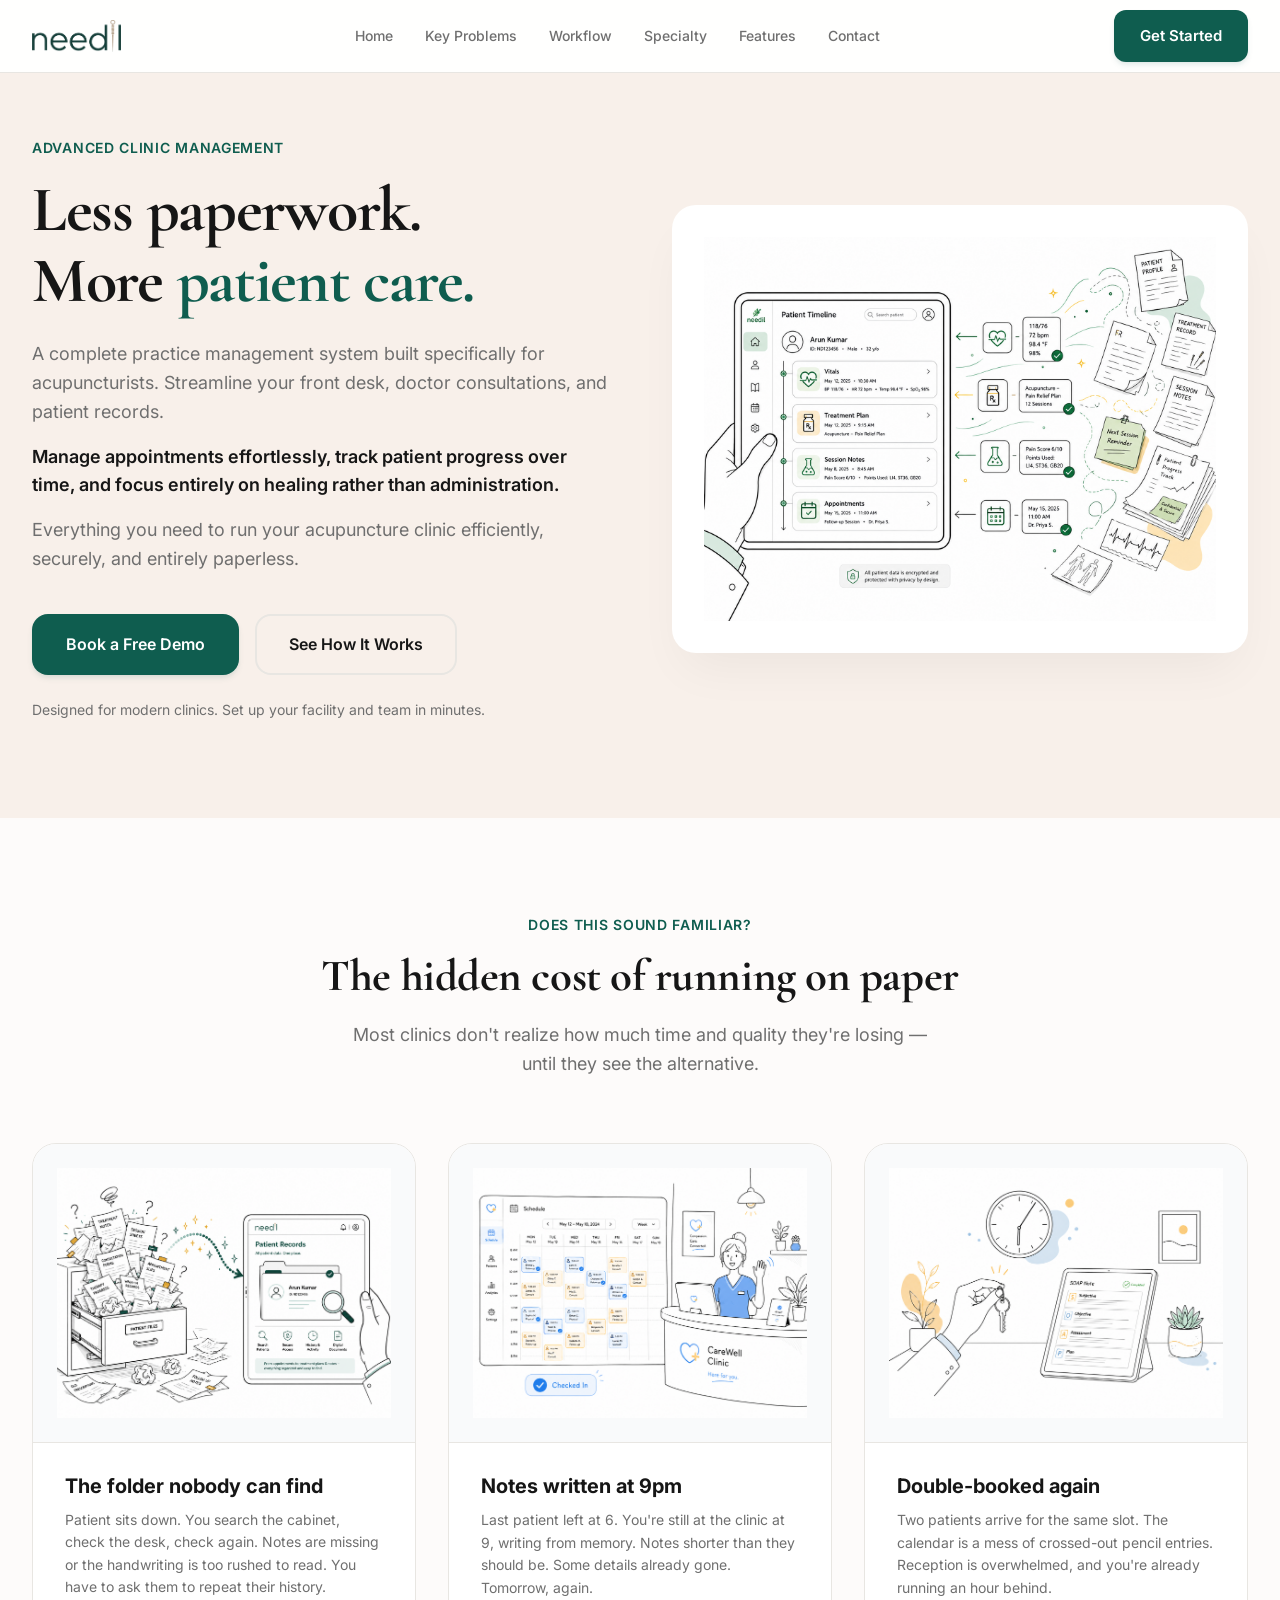
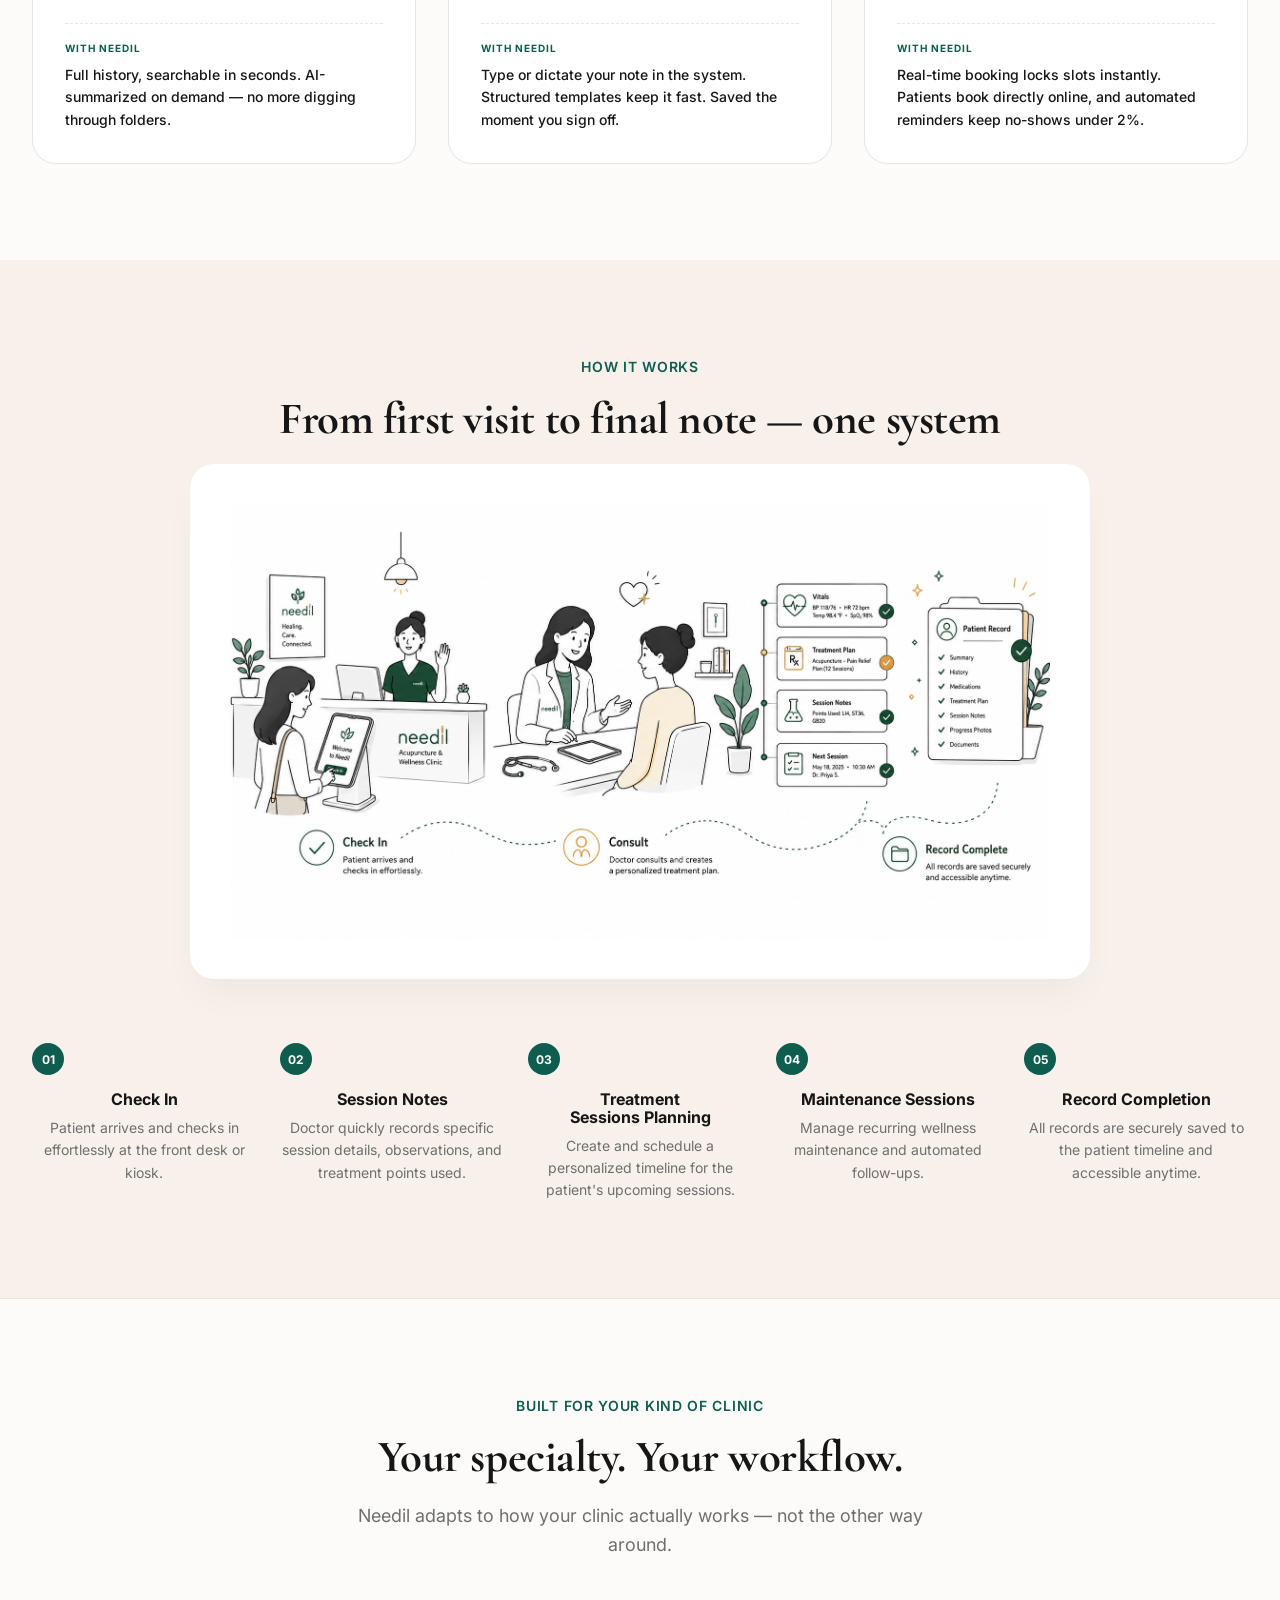
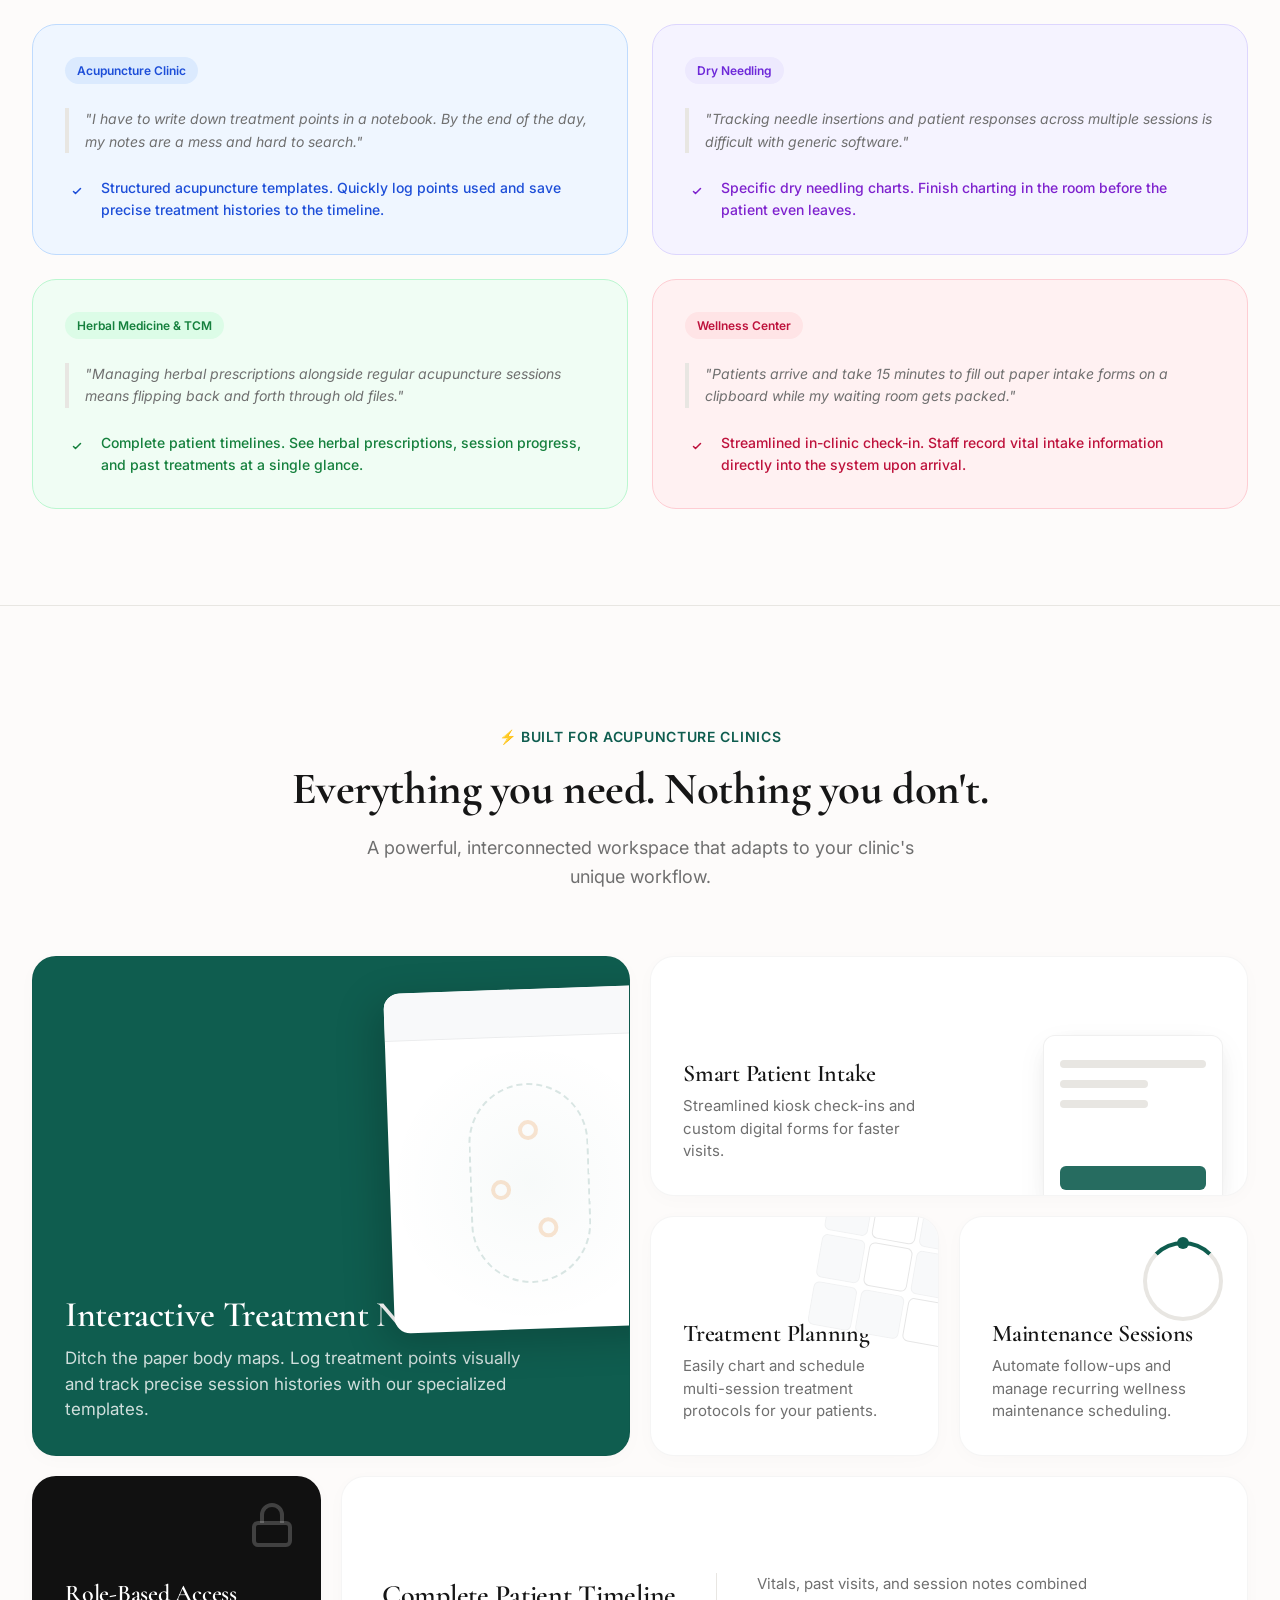
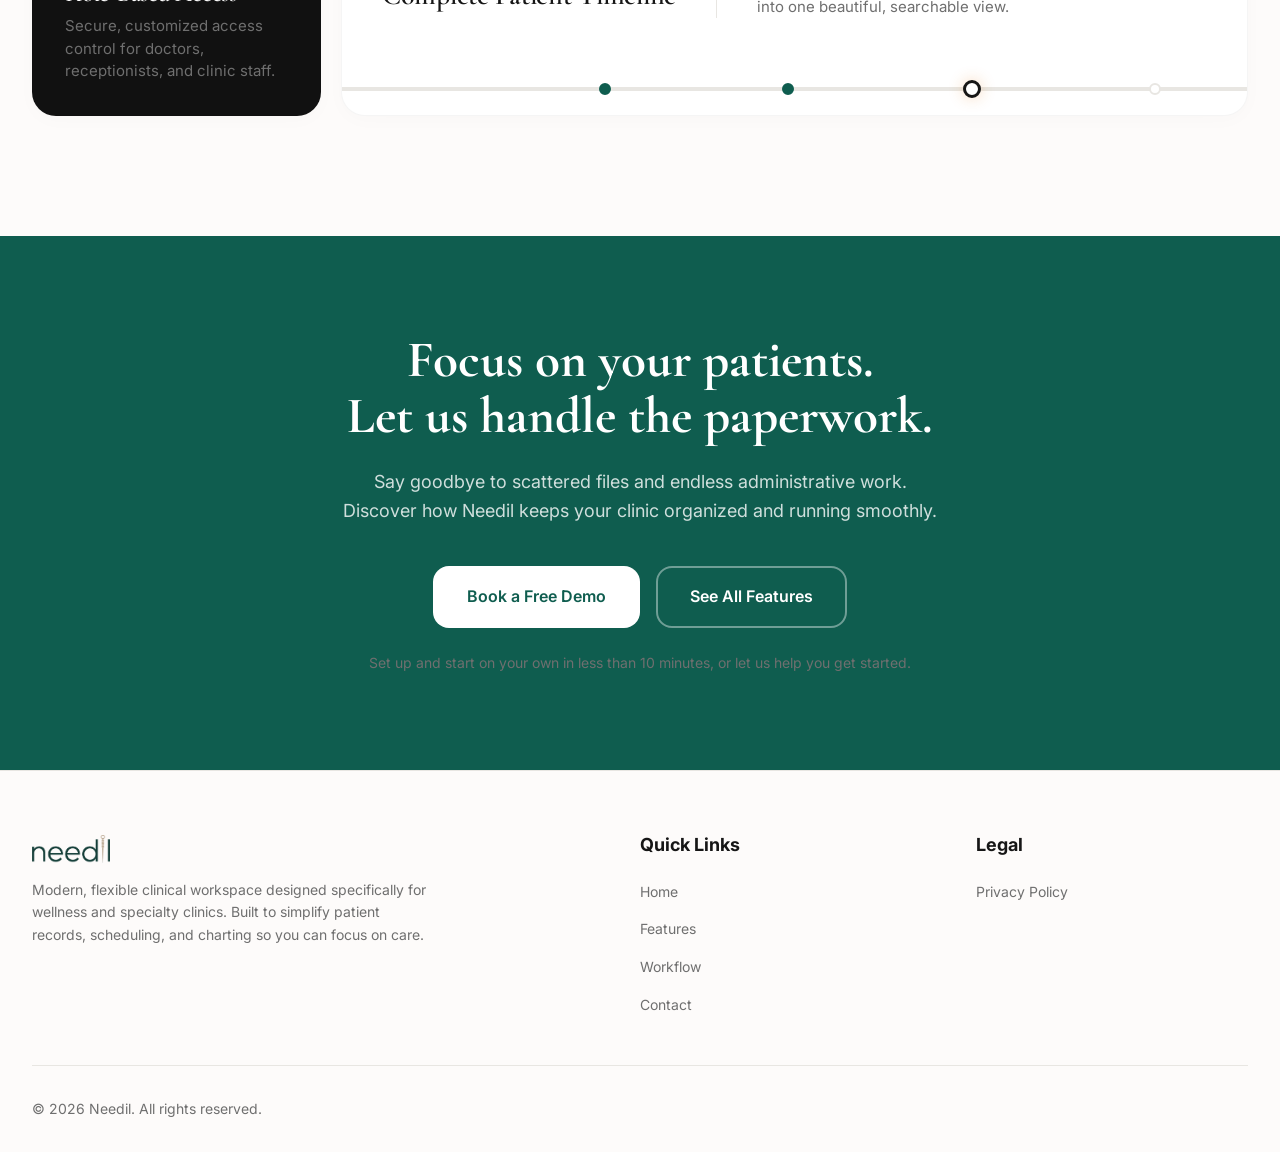
<file: index.html>
<!DOCTYPE html>
<html lang="en">
<head>
    <meta charset="UTF-8">
    <meta name="viewport" content="width=device-width, initial-scale=1.0">
    <title>Needil - Less paperwork. More patient care.</title>
    
    <!-- Google Fonts -->
    <link rel="preconnect" href="https://fonts.googleapis.com">
    <link rel="preconnect" href="https://fonts.gstatic.com" crossorigin>
    <link href="https://fonts.googleapis.com/css2?family=Cormorant+Garamond:wght@400;600;700&family=Inter:wght@400;500;600;700&display=swap" rel="stylesheet">
    
    <!-- Custom CSS -->
    <link rel="stylesheet" href="css/styles.css">
</head>
<body>

    <!-- Navigation Bar -->
    <nav class="navbar" id="navbar">
        <div class="container nav-container">
            <a href="#" class="logo-link">
                <img src="images-assets/logo/needil_logo_cropped.png" alt="Needil Logo" class="nav-logo">
            </a>
            <div class="nav-links" id="navLinks">
                <a href="#home">Home</a>
                <a href="#problems">Key Problems</a>
                <a href="#workflow">Workflow</a>
                <a href="#specialties">Specialty</a>
                <a href="#features">Features</a>
                <a href="contact.html">Contact</a>
            </div>
            <div class="nav-actions">
                <a href="contact.html" class="btn btn-primary">Get Started</a>
            </div>
            <button class="mobile-menu-btn" id="mobileMenuBtn" aria-label="Toggle navigation menu">
                <svg width="24" height="24" viewBox="0 0 24 24" fill="none" stroke="currentColor" stroke-width="2"><line x1="3" y1="6" x2="21" y2="6"/><line x1="3" y1="12" x2="21" y2="12"/><line x1="3" y1="18" x2="21" y2="18"/></svg>
            </button>
        </div>
        <!-- Mobile Menu Drawer -->
        <div class="mobile-menu" id="mobileMenu">
            <a href="#home">Home</a>
            <a href="#problems">Key Problems</a>
            <a href="#workflow">Workflow</a>
            <a href="#specialties">Specialty</a>
            <a href="#features">Features</a>
            <a href="contact.html">Contact</a>
            <a href="contact.html" class="btn btn-primary btn-block mt-4">Get Started</a>
        </div>
    </nav>

    <main>
        <!-- Hero Section -->
        <section id="home" class="hero section">
            <div class="container hero-grid">
                <div class="hero-content fade-up">
                    <span class="eyebrow">Advanced Clinic Management</span>
                    <h1 class="display-title">Less paperwork.<br/>More <span class="text-primary">patient care.</span></h1>
                    
                    <div class="hero-visual-mobile">
                        <div class="image-wrapper shadow-soft">
                            <img src="images-assets/images to be used inside the website-mandatory/paper_to_digital.png" alt="Needil Dashboard Preview">
                        </div>
                    </div>
                    
                    <p class="hero-subtitle">A complete practice management system built specifically for acupuncturists. Streamline your front desk, doctor consultations, and patient records.</p>
                    <p class="hero-subtitle-bold">Manage appointments effortlessly, track patient progress over time, and focus entirely on healing rather than administration.</p>
                    <p class="hero-subtitle-end">Everything you need to run your acupuncture clinic efficiently, securely, and entirely paperless.</p>
                    
                    <div class="hero-actions">
                        <a href="contact.html" class="btn btn-primary btn-large">Book a Free Demo</a>
                        <a href="#workflow" class="btn btn-outline btn-large">See How It Works</a>
                    </div>
                    <p class="hero-tagline">Designed for modern clinics. Set up your facility and team in minutes.</p>
                </div>
                <div class="hero-visual fade-up delay-1">
                    <div class="image-wrapper shadow-soft">
                        <img src="images-assets/images to be used inside the website-mandatory/paper_to_digital.png" alt="Needil Dashboard Preview">
                    </div>
                </div>
            </div>
        </section>

        <!-- Pain Points Section -->
        <section id="problems" class="pain-points section bg-surface-alt">
            <div class="container">
                <div class="section-header text-center fade-up">
                    <span class="eyebrow">Does this sound familiar?</span>
                    <h2 class="section-title">The hidden cost of running on paper</h2>
                    <p class="section-subtitle">Most clinics don't realize how much time and quality they're losing — until they see the alternative.</p>
                </div>

                <div class="pain-grid">
                    <!-- Card 1 -->
                    <div class="pain-card fade-up delay-1">
                        <div class="card-image-wrapper bg-gray-50">
                            <img src="images-assets/images to be used inside the website-mandatory/the_lost_records.png" alt="Missing folders">
                        </div>
                        <div class="card-content">
                            <h3 class="card-title">The folder nobody can find</h3>
                            <p class="card-text">Patient sits down. You search the cabinet, check the desk, check again. Notes are missing or the handwriting is too rushed to read. You have to ask them to repeat their history.</p>
                            <div class="card-solution border-dashed">
                                <span class="solution-eyebrow">With Needil</span>
                                <p class="solution-text">Full history, searchable in seconds. AI-summarized on demand — no more digging through folders.</p>
                            </div>
                        </div>
                    </div>

                    <!-- Card 2 -->
                    <div class="pain-card fade-up delay-2">
                        <div class="card-image-wrapper bg-gray-50">
                            <img src="images-assets/images to be used inside the website-mandatory/the_late_charting.png" alt="Late charting">
                        </div>
                        <div class="card-content">
                            <h3 class="card-title">Notes written at 9pm</h3>
                            <p class="card-text">Last patient left at 6. You're still at the clinic at 9, writing from memory. Notes shorter than they should be. Some details already gone. Tomorrow, again.</p>
                            <div class="card-solution border-dashed">
                                <span class="solution-eyebrow">With Needil</span>
                                <p class="solution-text">Type or dictate your note in the system. Structured templates keep it fast. Saved the moment you sign off.</p>
                            </div>
                        </div>
                    </div>

                    <!-- Card 3 -->
                    <div class="pain-card fade-up delay-3">
                        <div class="card-image-wrapper bg-gray-50">
                            <img src="images-assets/images to be used inside the website-mandatory/appointment_calendar.png" alt="Double booked calendar">
                        </div>
                        <div class="card-content">
                            <h3 class="card-title">Double-booked again</h3>
                            <p class="card-text">Two patients arrive for the same slot. The calendar is a mess of crossed-out pencil entries. Reception is overwhelmed, and you're already running an hour behind.</p>
                            <div class="card-solution border-dashed">
                                <span class="solution-eyebrow">With Needil</span>
                                <p class="solution-text">Real-time booking locks slots instantly. Patients book directly online, and automated reminders keep no-shows under 2%.</p>
                            </div>
                        </div>
                    </div>
                </div>
            </div>
        </section>

        <!-- Workflow Section -->
        <section id="workflow" class="workflow section">
            <div class="container">
                <div class="section-header text-center fade-up">
                    <span class="eyebrow">How it works</span>
                    <h2 class="section-title">From first visit to final note — one system</h2>
                </div>
                
                <div class="workflow-visual fade-up delay-1 text-center">
                    <img src="images-assets/images to be used inside the website-mandatory/workflow.png" alt="Workflow timeline" class="workflow-image">
                    <div class="workflow-steps grid-5">
                    <div class="step-item fade-up delay-1">
                        <div class="step-number">01</div>
                        <h4 class="step-title">Check In</h4>
                        <p class="step-desc">Patient arrives and checks in effortlessly at the front desk or kiosk.</p>
                    </div>
                    <div class="step-item fade-up delay-2">
                        <div class="step-number">02</div>
                        <h4 class="step-title">Session Notes</h4>
                        <p class="step-desc">Doctor quickly records specific session details, observations, and treatment points used.</p>
                    </div>
                    <div class="step-item fade-up delay-3">
                        <div class="step-number">03</div>
                        <h4 class="step-title">Treatment Sessions Planning</h4>
                        <p class="step-desc">Create and schedule a personalized timeline for the patient's upcoming sessions.</p>
                    </div>
                    <div class="step-item fade-up delay-4">
                        <div class="step-number">04</div>
                        <h4 class="step-title">Maintenance Sessions</h4>
                        <p class="step-desc">Manage recurring wellness maintenance and automated follow-ups.</p>
                    </div>
                    <div class="step-item fade-up delay-5">
                        <div class="step-number">05</div>
                        <h4 class="step-title">Record Completion</h4>
                        <p class="step-desc">All records are securely saved to the patient timeline and accessible anytime.</p>
                    </div>
                </div>    </div>
            </div>
        </section>

        <!-- Clinic Types Section -->
        <section id="specialties" class="clinic-types section bg-surface-alt border-top">
            <div class="container">
                <div class="section-header text-center fade-up">
                    <span class="eyebrow">Built for your kind of clinic</span>
                    <h2 class="section-title">Your specialty. Your workflow.</h2>
                    <p class="section-subtitle">Needil adapts to how your clinic actually works — not the other way around.</p>
                </div>

                <div class="clinic-grid">
                    <!-- Specialty 1 -->
                    <div class="specialty-card bg-blue fade-up delay-1">
                        <span class="specialty-badge badge-blue">Acupuncture Clinic</span>
                        <blockquote class="specialty-quote">"I have to write down treatment points in a notebook. By the end of the day, my notes are a mess and hard to search."</blockquote>
                        <div class="specialty-fix">
                            <div class="fix-icon-wrapper bg-blue-100 text-blue-700">
                                <svg class="fix-icon" fill="none" stroke="currentColor" viewBox="0 0 24 24"><path stroke-linecap="round" stroke-linejoin="round" stroke-width="3" d="M5 13l4 4L19 7"></path></svg>
                            </div>
                            <p class="text-blue-700">Structured acupuncture templates. Quickly log points used and save precise treatment histories to the timeline.</p>
                        </div>
                    </div>

                    <!-- Specialty 2 -->
                    <div class="specialty-card bg-purple fade-up delay-2">
                        <span class="specialty-badge badge-purple">Dry Needling</span>
                        <blockquote class="specialty-quote">"Tracking needle insertions and patient responses across multiple sessions is difficult with generic software."</blockquote>
                        <div class="specialty-fix">
                            <div class="fix-icon-wrapper bg-purple-100 text-purple-700">
                                <svg class="fix-icon" fill="none" stroke="currentColor" viewBox="0 0 24 24"><path stroke-linecap="round" stroke-linejoin="round" stroke-width="3" d="M5 13l4 4L19 7"></path></svg>
                            </div>
                            <p class="text-purple-700">Specific dry needling charts. Finish charting in the room before the patient even leaves.</p>
                        </div>
                    </div>

                    <!-- Specialty 3 -->
                    <div class="specialty-card bg-green fade-up delay-1">
                        <span class="specialty-badge badge-green">Herbal Medicine & TCM</span>
                        <blockquote class="specialty-quote">"Managing herbal prescriptions alongside regular acupuncture sessions means flipping back and forth through old files."</blockquote>
                        <div class="specialty-fix">
                            <div class="fix-icon-wrapper bg-green-100 text-green-700">
                                <svg class="fix-icon" fill="none" stroke="currentColor" viewBox="0 0 24 24"><path stroke-linecap="round" stroke-linejoin="round" stroke-width="3" d="M5 13l4 4L19 7"></path></svg>
                            </div>
                            <p class="text-green-700">Complete patient timelines. See herbal prescriptions, session progress, and past treatments at a single glance.</p>
                        </div>
                    </div>

                    <!-- Specialty 4 -->
                    <div class="specialty-card bg-rose fade-up delay-2">
                        <span class="specialty-badge badge-rose">Wellness Center</span>
                        <blockquote class="specialty-quote">"Patients arrive and take 15 minutes to fill out paper intake forms on a clipboard while my waiting room gets packed."</blockquote>
                        <div class="specialty-fix">
                            <div class="fix-icon-wrapper bg-rose-100 text-rose-700">
                                <svg class="fix-icon" fill="none" stroke="currentColor" viewBox="0 0 24 24"><path stroke-linecap="round" stroke-linejoin="round" stroke-width="3" d="M5 13l4 4L19 7"></path></svg>
                            </div>
                            <p class="text-rose-700">Streamlined in-clinic check-in. Staff record vital intake information directly into the system upon arrival.</p>
                        </div>
                    </div>
                </div>
            </div>
        </section>

        <!-- Features Bento Grid -->
        <section id="features" class="bento-section section bg-surface-alt border-top">
            <div class="container">
                <div class="section-header text-center fade-up">
                    <span class="eyebrow">⚡ Built for Acupuncture Clinics</span>
                    <h2 class="section-title">Everything you need. Nothing you don't.</h2>
                    <p class="section-subtitle">A powerful, interconnected workspace that adapts to your clinic's unique workflow.</p>
                </div>
                
                <div class="visual-bento-grid">
                    <!-- Card 1: Interactive Notes (Hero) -->
                    <div class="visual-card visual-hero fade-up delay-1">
                        <div class="mockup-notes">
                            <div class="mockup-header"></div>
                            <div class="mockup-body">
                                <div class="body-map">
                                    <div class="map-point point-1"></div>
                                    <div class="map-point point-2"></div>
                                    <div class="map-point point-3"></div>
                                </div>
                            </div>
                        </div>
                        <div class="visual-content">
                            <h3 class="visual-title">Interactive Treatment Notes</h3>
                            <p class="visual-desc">Ditch the paper body maps. Log treatment points visually and track precise session histories with our specialized templates.</p>
                        </div>
                    </div>

                    <!-- Card 2: Patient Intake (Stack) -->
                    <div class="visual-card visual-intake fade-up delay-2">
                        <div class="mockup-stack">
                            <div class="stack-card card-back"></div>
                            <div class="stack-card card-middle"></div>
                            <div class="stack-card card-front">
                                <div class="form-line w-full"></div>
                                <div class="form-line w-half"></div>
                                <div class="form-line w-half"></div>
                                <div class="form-btn"></div>
                            </div>
                        </div>
                        <div class="visual-content">
                            <h3 class="visual-title">Smart Patient Intake</h3>
                            <p class="visual-desc">Streamlined kiosk check-ins and custom digital forms for faster visits.</p>
                        </div>
                    </div>

                    <!-- Card 3: Planning (Calendar) -->
                    <div class="visual-card visual-planning fade-up delay-3">
                        <div class="mockup-calendar">
                            <div class="cal-day"></div>
                            <div class="cal-day cal-active"></div>
                            <div class="cal-day"></div>
                            <div class="cal-day"></div>
                            <div class="cal-day cal-active"></div>
                            <div class="cal-day"></div>
                            <div class="cal-day"></div>
                            <div class="cal-day"></div>
                            <div class="cal-day cal-active"></div>
                        </div>
                        <div class="visual-content">
                            <h3 class="visual-title">Treatment Planning</h3>
                            <p class="visual-desc">Easily chart and schedule multi-session treatment protocols for your patients.</p>
                        </div>
                    </div>

                    <!-- Card 4: Maintenance (Arrows) -->
                    <div class="visual-card visual-maintenance fade-up delay-4">
                        <div class="mockup-cycle">
                            <div class="cycle-ring"></div>
                            <div class="cycle-dot"></div>
                        </div>
                        <div class="visual-content">
                            <h3 class="visual-title">Maintenance Sessions</h3>
                            <p class="visual-desc">Automate follow-ups and manage recurring wellness maintenance scheduling.</p>
                        </div>
                    </div>

                    <!-- Card 5: RBAC (Lock) -->
                    <div class="visual-card visual-security fade-up delay-5">
                        <div class="mockup-lock">
                            <svg viewBox="0 0 24 24" fill="none" stroke="currentColor" stroke-width="2"><rect x="3" y="11" width="18" height="11" rx="2" ry="2"/><path d="M7 11V7a5 5 0 0 1 10 0v4"/></svg>
                        </div>
                        <div class="visual-content">
                            <h3 class="visual-title">Role-Based Access</h3>
                            <p class="visual-desc">Secure, customized access control for doctors, receptionists, and clinic staff.</p>
                        </div>
                    </div>
                    
                    <!-- Card 6: Timeline Anchor -->
                    <div class="visual-card visual-timeline fade-up delay-6">
                        <div class="mockup-timeline">
                            <div class="tl-line"></div>
                            <div class="tl-node tl-past"></div>
                            <div class="tl-node tl-past"></div>
                            <div class="tl-node tl-current"></div>
                            <div class="tl-node tl-future"></div>
                        </div>
                        <div class="visual-content visual-content-row">
                            <h3 class="visual-title">Complete Patient Timeline</h3>
                            <p class="visual-desc">Vitals, past visits, and session notes combined into one beautiful, searchable view.</p>
                        </div>
                    </div>
                </div>
            </div>
        </section>

        <!-- Bottom CTA -->
        <section id="demo" class="bottom-cta section bg-primary text-white">
            <div class="container text-center fade-up">
                <h2 class="cta-title text-white">Focus on your patients.<br/>Let us handle the paperwork.</h2>
                <p class="cta-subtitle text-white-muted">Say goodbye to scattered files and endless administrative work. Discover how Needil keeps your clinic organized and running smoothly.</p>
                <div class="hero-actions justify-center">
                    <a href="contact.html" class="btn btn-white btn-large">Book a Free Demo</a>
                    <a href="#features" class="btn btn-outline-white btn-large">See All Features</a>
                </div>
                <p class="hero-tagline text-white-muted">Set up and start on your own in less than 10 minutes, or let us help you get started.</p>
            </div>
        </section>
    </main>

    <!-- Footer -->
    <footer class="footer bg-surface-alt border-top">
        <div class="container">
            <div class="footer-grid">
                <div class="footer-brand">
                    <img src="images-assets/logo/needil_logo_cropped.png" alt="Needil Logo" class="footer-logo">
                    <p class="footer-text">Modern, flexible clinical workspace designed specifically for wellness and specialty clinics. Built to simplify patient records, scheduling, and charting so you can focus on care.</p>
                </div>
                <div class="footer-links">
                    <h4 class="footer-title">Quick Links</h4>
                    <ul>
                        <li><a href="#home">Home</a></li>
                        <li><a href="#features">Features</a></li>
                        <li><a href="#workflow">Workflow</a></li>
                        <li><a href="contact.html">Contact</a></li>
                    </ul>
                </div>
                <div class="footer-links">
                    <h4 class="footer-title">Legal</h4>
                    <ul>
                        <li><a href="#">Privacy Policy</a></li>
                    </ul>
                </div>
            </div>
            <div class="footer-bottom border-top">
                <p class="footer-text">&copy; 2026 Needil. All rights reserved.</p>
            </div>
        </div>
    </footer>

    <!-- Scripts -->
    <script src="js/main.js"></script>
</body>
</html>
</file>
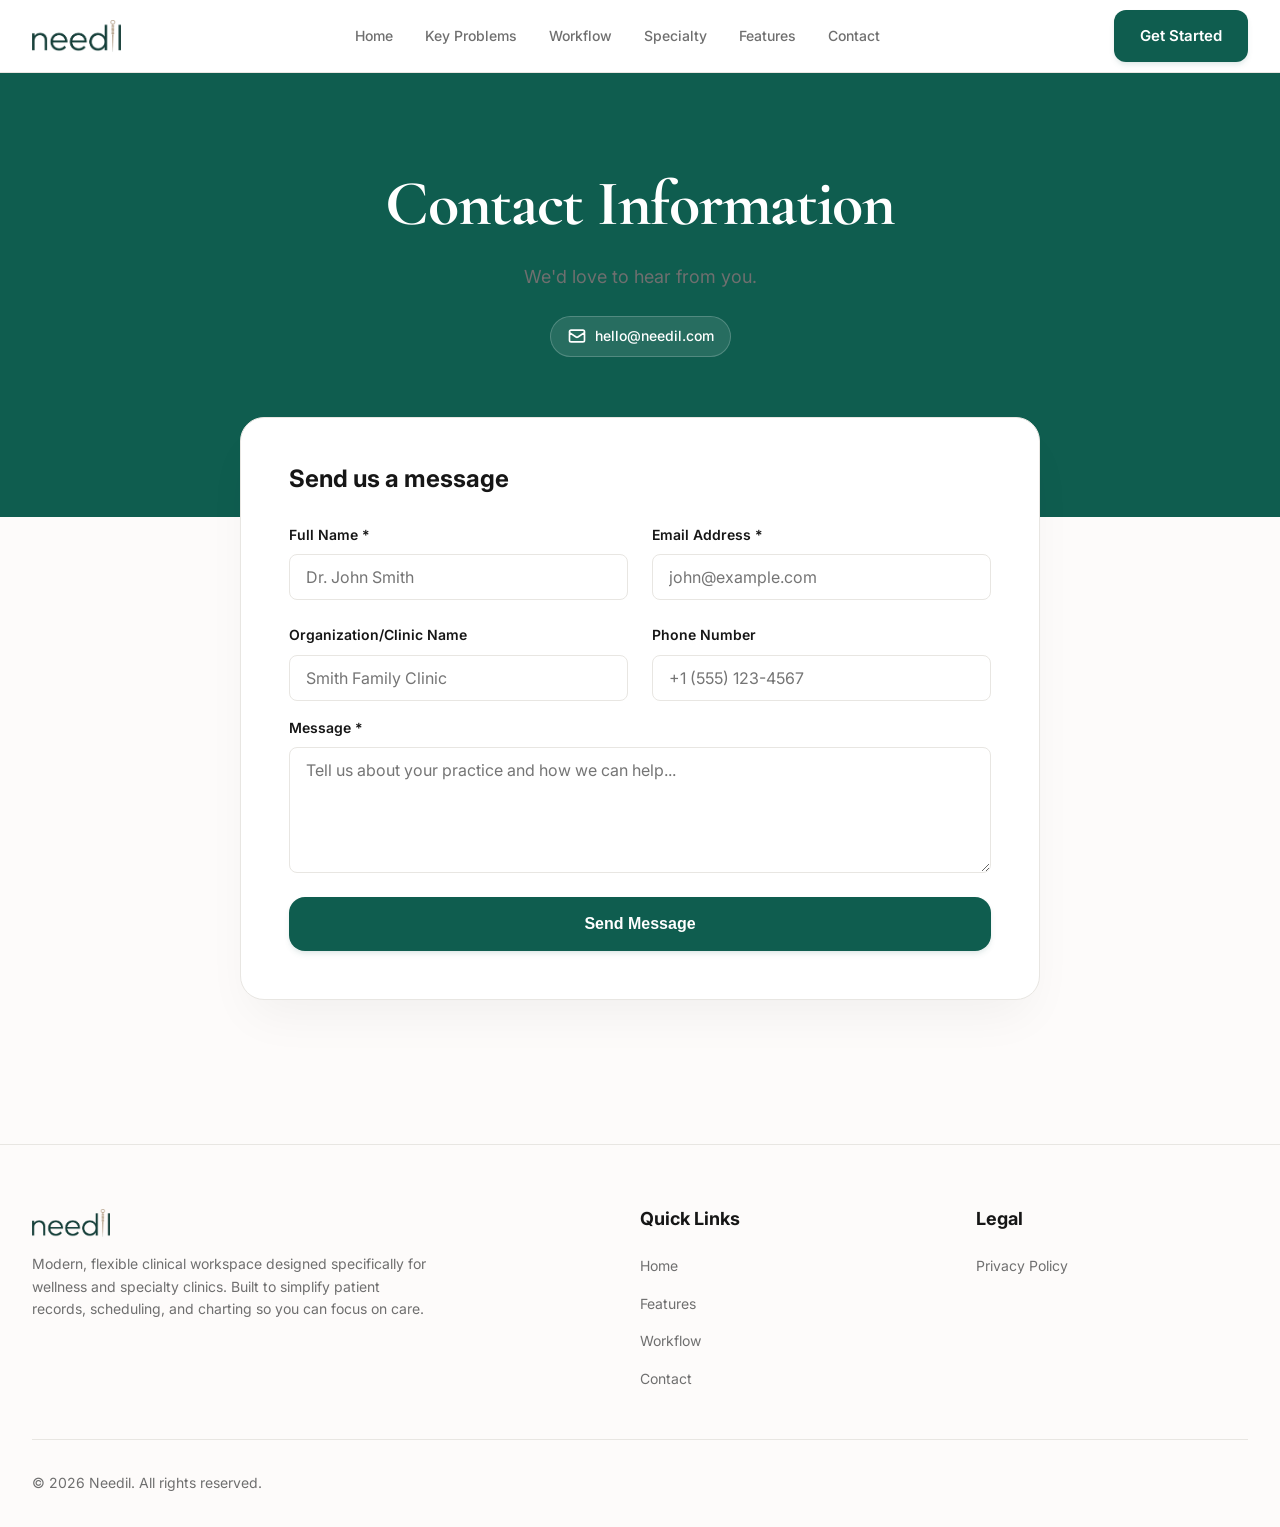
<file: contact.html>
<!DOCTYPE html>
<html lang="en">
<head>
    <meta charset="UTF-8">
    <meta name="viewport" content="width=device-width, initial-scale=1.0">
    <title>Contact Us - Needil</title>
    
    <!-- Google Fonts -->
    <link rel="preconnect" href="https://fonts.googleapis.com">
    <link rel="preconnect" href="https://fonts.gstatic.com" crossorigin>
    <link href="https://fonts.googleapis.com/css2?family=Cormorant+Garamond:wght@400;600;700&family=Inter:wght@400;500;600;700&display=swap" rel="stylesheet">
    
    <!-- Custom CSS -->
    <link rel="stylesheet" href="css/styles.css">
</head>
<body class="bg-surface-alt">

    <!-- Navigation Bar -->
    <nav class="navbar" id="navbar">
        <div class="container nav-container">
            <a href="index.html" class="logo-link">
                <img src="images-assets/logo/needil_logo_cropped.png" alt="Needil Logo" class="nav-logo">
            </a>
            <div class="nav-links">
                <a href="index.html">Home</a>
                <a href="index.html#problems">Key Problems</a>
                <a href="index.html#workflow">Workflow</a>
                <a href="index.html#specialties">Specialty</a>
                <a href="index.html#features">Features</a>
                <a href="contact.html">Contact</a>
            </div>
            <div class="nav-actions">
                <a href="contact.html" class="btn btn-primary">Get Started</a>
            </div>
        </div>
    </nav>

    <main>
        <!-- Contact Header Background -->
        <section class="contact-header bg-primary text-white text-center">
            <div class="container">
                <h1 class="display-title text-white">Contact Information</h1>
                <p class="hero-subtitle text-white-muted mb-0">We'd love to hear from you.</p>
                <a href="mailto:hello@needil.com" class="contact-email-pill">
                    <svg width="20" height="20" fill="none" stroke="currentColor" viewBox="0 0 24 24"><path stroke-linecap="round" stroke-linejoin="round" stroke-width="2" d="M3 8l7.89 5.26a2 2 0 002.22 0L21 8M5 19h14a2 2 0 002-2V7a2 2 0 00-2-2H5a2 2 0 00-2 2v10a2 2 0 002 2z"></path></svg>
                    hello@needil.com
                </a>
            </div>
        </section>

        <!-- Contact Form Card -->
        <section class="contact-form-section">
            <div class="container">
                <div class="contact-card shadow-soft fade-up">
                    <h2 class="card-title-lg">Send us a message</h2>
                    
                    <form action="#" method="POST" class="contact-form">
                        <div class="form-grid">
                            <div class="form-group">
                                <label for="fullName" class="form-label">Full Name *</label>
                                <input type="text" id="fullName" name="fullName" class="form-input" placeholder="Dr. John Smith" required>
                            </div>
                            <div class="form-group">
                                <label for="email" class="form-label">Email Address *</label>
                                <input type="email" id="email" name="email" class="form-input" placeholder="john@example.com" required>
                            </div>
                            <div class="form-group">
                                <label for="clinicName" class="form-label">Organization/Clinic Name</label>
                                <input type="text" id="clinicName" name="clinicName" class="form-input" placeholder="Smith Family Clinic">
                            </div>
                            <div class="form-group">
                                <label for="phone" class="form-label">Phone Number</label>
                                <input type="tel" id="phone" name="phone" class="form-input" placeholder="+1 (555) 123-4567">
                            </div>
                        </div>
                        
                        <div class="form-group mt-4">
                            <label for="message" class="form-label">Message *</label>
                            <textarea id="message" name="message" class="form-input form-textarea" rows="5" placeholder="Tell us about your practice and how we can help..." required></textarea>
                        </div>
                        
                        <div class="form-actions mt-6">
                            <button type="submit" class="btn btn-primary btn-large btn-block">Send Message</button>
                        </div>
                    </form>
                </div>
            </div>
        </section>
    </main>

    <!-- Footer -->
    <footer class="footer bg-surface-alt border-top mt-12">
        <div class="container">
            <div class="footer-grid">
                <div class="footer-brand">
                    <img src="images-assets/logo/needil_logo_cropped.png" alt="Needil Logo" class="footer-logo">
                    <p class="footer-text">Modern, flexible clinical workspace designed specifically for wellness and specialty clinics. Built to simplify patient records, scheduling, and charting so you can focus on care.</p>
                </div>
                <div class="footer-links">
                    <h4 class="footer-title">Quick Links</h4>
                    <ul>
                        <li><a href="index.html">Home</a></li>
                        <li><a href="index.html#features">Features</a></li>
                        <li><a href="index.html#workflow">Workflow</a></li>
                        <li><a href="contact.html">Contact</a></li>
                    </ul>
                </div>
                <div class="footer-links">
                    <h4 class="footer-title">Legal</h4>
                    <ul>
                        <li><a href="#">Privacy Policy</a></li>
                    </ul>
                </div>
            </div>
            <div class="footer-bottom border-top">
                <p class="footer-text">&copy; 2026 Needil. All rights reserved.</p>
            </div>
        </div>
    </footer>

    <!-- Scripts -->
    <script src="js/main.js"></script>
</body>
</html>
</file>
<file: css/styles.css>
/* =========================================
   Theme Variables
========================================= */
:root {
    --color-bg: #F8F0EA;
    --color-surface: #FFFFFF;
    --color-surface-alt: #FDFBFA;
    --color-primary: #0F5D4F;
    --color-primary-hover: #0d4a3e;
    --color-text-dark: #161616;
    --color-text-muted: #6F6F6F;
    --color-border: #E8E6E2;
    
    /* Specialty badge colors */
    --color-blue-bg: #EFF6FF;
    --color-blue-text: #1D4ED8;
    --color-blue-border: #BFDBFE;
    
    --color-purple-bg: #F5F3FF;
    --color-purple-text: #6D28D9;
    --color-purple-border: #DDD6FE;
    
    --color-green-bg: #F0FDF4;
    --color-green-text: #15803D;
    --color-green-border: #BBF7D0;
    
    --color-rose-bg: #FFF1F2;
    --color-rose-text: #BE123C;
    --color-rose-border: #FECDD3;

    /* Fonts */
    --font-heading: 'Cormorant Garamond', serif;
    --font-body: 'Inter', sans-serif;

    /* Sizing & Spacing */
    --radius-sm: 8px;
    --radius-md: 12px;
    --radius-lg: 16px;
    --radius-xl: 24px;
    
    /* Easing */
    --ease-out-cubic: cubic-bezier(0.33, 1, 0.68, 1);
    --ease-out-expo: cubic-bezier(0.16, 1, 0.3, 1);
}

/* =========================================
   Reset & Base
========================================= */
* {
    margin: 0;
    padding: 0;
    box-sizing: border-box;
}

html {
    scroll-behavior: smooth;
    font-size: 16px;
}

body {
    font-family: var(--font-body);
    background-color: var(--color-bg);
    color: var(--color-text-dark);
    line-height: 1.6;
    -webkit-font-smoothing: antialiased;
    -moz-osx-font-smoothing: grayscale;
}

h1, h2, h3, h4, h5, h6 {
    font-family: var(--font-heading);
    font-weight: 700;
    line-height: 1.1;
    color: var(--color-text-dark);
    text-wrap: balance;
}

a {
    text-decoration: none;
    color: inherit;
    transition: all 0.2s var(--ease-out-cubic);
}

img {
    max-width: 100%;
    height: auto;
    display: block;
}

.container {
    width: 100%;
    max-width: 1440px;
    margin: 0 auto;
    padding: 0 32px;
}

.section {
    padding: 96px 0;
}

/* Utilities */
.text-center { text-align: center; }
.text-left { text-align: left; }
.text-primary { color: var(--color-primary); }
.bg-surface { background-color: var(--color-surface); }
.bg-surface-alt { background-color: var(--color-surface-alt); }
.bg-primary { background-color: var(--color-primary); }
.text-white { color: #FFFFFF; }
.text-white-muted { color: rgba(255, 255, 255, 0.8); }
.border-top { border-top: 1px solid var(--color-border); }
.mt-8 { margin-top: 32px; }
.justify-center { justify-content: center; }

/* =========================================
   Typography
========================================= */
.eyebrow {
    font-size: 0.875rem;
    font-weight: 600;
    color: var(--color-primary);
    text-transform: uppercase;
    letter-spacing: 0.05em;
    display: block;
    margin-bottom: 16px;
}

.display-title {
    font-size: clamp(3rem, 5vw, 4.5rem);
    letter-spacing: -0.02em;
    margin-bottom: 24px;
}

.section-title {
    font-size: clamp(2rem, 3.5vw, 3rem);
    letter-spacing: -0.01em;
    margin-bottom: 20px;
}

.section-subtitle {
    font-size: 1.125rem;
    color: var(--color-text-muted);
    max-width: 600px;
    margin: 0 auto 64px auto;
}

.section-subtitle-left {
    font-size: 1.125rem;
    color: var(--color-text-muted);
    margin: 0 0 40px 0;
}

/* =========================================
   Buttons
========================================= */
.btn {
    display: inline-flex;
    align-items: center;
    justify-content: center;
    padding: 12px 24px;
    font-weight: 600;
    font-size: 0.9375rem;
    border-radius: var(--radius-md);
    cursor: pointer;
    border: 2px solid transparent;
}

.btn-large {
    padding: 16px 32px;
    font-size: 1rem;
    border-radius: var(--radius-lg);
}

.btn-primary {
    background-color: var(--color-primary);
    color: #FFFFFF;
    box-shadow: 0 4px 6px -1px rgba(15, 93, 79, 0.1), 0 2px 4px -1px rgba(15, 93, 79, 0.06);
}

.btn-primary:hover {
    background-color: var(--color-primary-hover);
    transform: translateY(-2px);
    box-shadow: 0 18px 45px rgba(15, 93, 79, 0.15);
}

.btn-outline {
    background-color: transparent;
    color: var(--color-text-dark);
    border-color: var(--color-border);
}

.btn-outline:hover {
    border-color: var(--color-text-muted);
    background-color: var(--color-surface);
}

.btn-white {
    background-color: #FFFFFF;
    color: var(--color-primary);
}

.btn-white:hover {
    transform: translateY(-2px);
    box-shadow: 0 18px 45px rgba(255, 255, 255, 0.15);
}

.btn-outline-white {
    background-color: transparent;
    color: #FFFFFF;
    border-color: rgba(255, 255, 255, 0.4);
}

.btn-outline-white:hover {
    border-color: #FFFFFF;
    background-color: rgba(255, 255, 255, 0.1);
}

/* =========================================
   Navigation
========================================= */
.navbar {
    position: sticky;
    top: 0;
    z-index: 100;
    background-color: rgba(255, 255, 255, 0.95);
    backdrop-filter: blur(8px);
    border-bottom: 1px solid var(--color-border);
    transition: transform 0.3s var(--ease-out-cubic);
}

.nav-container {
    display: flex;
    align-items: center;
    justify-content: space-between;
    height: 72px;
}

.nav-logo {
    height: 32px;
}

.nav-links {
    display: flex;
    gap: 32px;
}

.nav-links a {
    font-size: 0.875rem;
    font-weight: 500;
    color: var(--color-text-muted);
}

.nav-links a:hover {
    color: var(--color-text-dark);
}

.mobile-menu-btn {
    display: none;
    background: none;
    border: none;
    color: var(--color-text-dark);
    cursor: pointer;
    padding: 4px;
}

.mobile-menu {
    display: flex;
    position: absolute;
    top: 100%;
    left: 0;
    width: 100%;
    flex-direction: column;
    padding: 16px 24px 24px;
    border-top: 1px solid var(--color-border);
    background-color: rgba(255, 255, 255, 0.98);
    backdrop-filter: blur(12px);
    box-shadow: 0 10px 30px rgba(0,0,0,0.05);
    
    /* Smooth Animation */
    opacity: 0;
    visibility: hidden;
    transform: translateY(-10px);
    transition: opacity 0.3s var(--ease-out-cubic), transform 0.3s var(--ease-out-cubic), visibility 0.3s var(--ease-out-cubic);
}

.mobile-menu a:not(.btn) {
    display: block;
    padding: 14px 0;
    font-size: 1.0625rem;
    font-weight: 500;
    color: var(--color-text-dark);
    border-bottom: 1px solid var(--color-border);
}

.mobile-menu a:last-of-type:not(.btn) {
    border-bottom: none;
}

.mobile-menu.open {
    opacity: 1;
    visibility: visible;
    transform: translateY(0);
}

/* =========================================
   Hero Section
========================================= */
.hero {
    padding-top: 64px;
    padding-bottom: 96px;
    overflow: hidden;
}

.hero-grid {
    display: grid;
    grid-template-columns: 1fr 1fr;
    gap: 64px;
    align-items: center;
}

.hero-subtitle {
    font-size: 1.125rem;
    color: var(--color-text-muted);
    margin-bottom: 16px;
}

.hero-subtitle-bold {
    font-size: 1.125rem;
    font-weight: 600;
    color: var(--color-text-dark);
    margin-bottom: 16px;
}

.hero-subtitle-end {
    font-size: 1.125rem;
    color: var(--color-text-muted);
    margin-bottom: 40px;
}

.hero-actions {
    display: flex;
    gap: 16px;
    margin-bottom: 24px;
}

.hero-tagline {
    font-size: 0.875rem;
    color: var(--color-text-muted);
}

.image-wrapper {
    border-radius: var(--radius-xl);
    background-color: var(--color-surface);
    padding: 32px;
}

.shadow-soft {
    box-shadow: 0 25px 50px -12px rgba(0, 0, 0, 0.05);
}

/* =========================================
   Pain Points Section
========================================= */
.pain-grid {
    display: grid;
    grid-template-columns: repeat(auto-fit, minmax(320px, 1fr));
    gap: 32px;
}

.pain-card {
    display: flex;
    flex-direction: column;
    background: var(--color-surface);
    border-radius: var(--radius-xl);
    border: 1px solid var(--color-border);
    overflow: hidden;
    transition: transform 0.3s var(--ease-out-cubic), box-shadow 0.3s var(--ease-out-cubic);
}

.pain-card:hover {
    transform: translateY(-4px);
    box-shadow: 0 20px 40px -10px rgba(0,0,0,0.05);
}

.card-image-wrapper {
    aspect-ratio: 16 / 10;
    display: flex;
    align-items: center;
    justify-content: center;
    padding: 24px;
    border-bottom: 1px solid var(--color-border);
}

.card-image-wrapper img {
    width: 100%;
    height: 100%;
    object-fit: contain;
}

.card-content {
    padding: 32px;
    display: flex;
    flex-direction: column;
    flex-grow: 1;
}

.card-title {
    font-size: 1.25rem;
    margin-bottom: 12px;
    font-family: var(--font-body);
}

.card-text {
    font-size: 0.875rem;
    color: var(--color-text-muted);
    margin-bottom: 24px;
    flex-grow: 1;
}

.card-solution {
    padding-top: 16px;
    border-top: 1px dashed var(--color-border);
}

.solution-eyebrow {
    display: block;
    font-size: 0.625rem;
    font-weight: 700;
    text-transform: uppercase;
    letter-spacing: 0.1em;
    color: var(--color-primary);
    margin-bottom: 8px;
}

.solution-text {
    font-size: 0.875rem;
    font-weight: 500;
    color: var(--color-text-dark);
}

/* =========================================
   Workflow Section
========================================= */
.workflow-image {
    max-width: 900px;
    width: 100%;
    height: auto;
    margin: 0 auto 64px auto;
    border-radius: var(--radius-xl);
    background-color: var(--color-surface);
    padding: 40px;
    box-shadow: 0 20px 40px -10px rgba(0,0,0,0.05);
}

.workflow-steps {
    display: grid;
    grid-template-columns: repeat(5, 1fr);
    gap: 24px;
}

.step-item {
    position: relative;
}

.step-number {
    width: 32px;
    height: 32px;
    background-color: var(--color-primary);
    color: #FFFFFF;
    border-radius: 50%;
    display: flex;
    align-items: center;
    justify-content: center;
    font-size: 0.75rem;
    font-weight: 700;
    margin-bottom: 16px;
}

.step-title {
    font-family: var(--font-body);
    font-size: 1rem;
    margin-bottom: 8px;
}

.step-desc {
    font-size: 0.875rem;
    color: var(--color-text-muted);
}

/* =========================================
   Clinic Types Section
========================================= */
.clinic-grid {
    display: grid;
    grid-template-columns: repeat(2, 1fr);
    gap: 24px;
}

.specialty-card {
    padding: 32px;
    border-radius: var(--radius-xl);
    border: 1px solid;
    display: flex;
    flex-direction: column;
}

.specialty-badge {
    display: inline-block;
    padding: 4px 12px;
    border-radius: 999px;
    font-size: 0.75rem;
    font-weight: 600;
    margin-bottom: 24px;
    align-self: flex-start;
}

.specialty-quote {
    font-size: 0.875rem;
    font-style: italic;
    color: var(--color-text-muted);
    padding-left: 16px;
    border-left: 4px solid var(--color-border);
    margin-bottom: 24px;
    flex-grow: 1;
}

.specialty-fix {
    display: flex;
    align-items: flex-start;
    gap: 12px;
    font-size: 0.875rem;
    font-weight: 500;
}

.fix-icon-wrapper {
    width: 24px;
    height: 24px;
    border-radius: 50%;
    display: flex;
    align-items: center;
    justify-content: center;
    flex-shrink: 0;
    margin-top: 2px;
}

.fix-icon {
    width: 12px;
    height: 12px;
}

/* Generic background and border colors */
.bg-blue { background-color: var(--color-blue-bg); border-color: var(--color-blue-border); }
.bg-purple { background-color: var(--color-purple-bg); border-color: var(--color-purple-border); }
.bg-green { background-color: var(--color-green-bg); border-color: var(--color-green-border); }
.bg-rose { background-color: var(--color-rose-bg); border-color: var(--color-rose-border); }

/* Badges */
.badge-blue { background-color: #DBEAFE; color: var(--color-blue-text); }
.badge-purple { background-color: #EDE9FE; color: var(--color-purple-text); }
.badge-green { background-color: #DCFCE7; color: var(--color-green-text); }
.badge-rose { background-color: #FFE4E6; color: var(--color-rose-text); }

/* Utility colors */
.bg-blue-50 { background-color: #EFF6FF; }
.text-blue-700 { color: #1D4ED8; }
.bg-green-50 { background-color: #F0FDF4; }
.text-green-700 { color: #15803D; }
.bg-purple-50 { background-color: #FAF5FF; }
.text-purple-700 { color: #7E22CE; }
.bg-rose-50 { background-color: #FFF1F2; }
.text-rose-700 { color: #BE123C; }
.bg-gray-50 { background-color: #F9FAFB; }
.bg-gray-100 { background-color: #F3F4F6; }
.text-gray-500 { color: #6B7280; }
.text-gray-700 { color: #374151; }


/* =========================================
   Power-ups Section
========================================= */
.power-grid {
    display: grid;
    grid-template-columns: 5fr 7fr;
    gap: 64px;
    align-items: center;
}

.power-list {
    display: flex;
    flex-direction: column;
    gap: 16px;
}

.power-item {
    display: flex;
    align-items: center;
    gap: 16px;
    padding: 16px;
    border-radius: var(--radius-lg);
    border: 1px solid transparent;
    background-color: var(--color-surface);
    transition: all 0.2s var(--ease-out-cubic);
    cursor: default;
}

.power-item:hover {
    background-color: var(--color-surface-alt);
    border-color: var(--color-border);
}

.power-number {
    width: 40px;
    height: 40px;
    border-radius: 50%;
    display: flex;
    align-items: center;
    justify-content: center;
    font-size: 0.875rem;
    font-weight: 700;
    background-color: #F3F4F6;
    color: var(--color-text-muted);
    flex-shrink: 0;
}

.power-label {
    font-size: 0.625rem;
    font-weight: 700;
    text-transform: uppercase;
    letter-spacing: 0.1em;
    color: var(--color-text-muted);
    display: block;
    margin-bottom: 4px;
}

.power-heading {
    font-family: var(--font-body);
    font-size: 1rem;
    font-weight: 700;
    margin: 0;
}

/* =========================================
   Bottom CTA
========================================= */
.cta-title {
    font-size: clamp(2rem, 4vw, 3.5rem);
    margin-bottom: 24px;
}

.cta-subtitle {
    font-size: 1.125rem;
    max-width: 600px;
    margin: 0 auto 40px auto;
}

/* =========================================
   Footer
========================================= */
.footer {
    padding: 64px 0 32px 0;
}

.footer-grid {
    display: grid;
    grid-template-columns: 2fr 1fr 1fr;
    gap: 64px;
    margin-bottom: 48px;
}

.footer-logo {
    height: 28px;
    margin-bottom: 16px;
}

.footer-text {
    font-size: 0.875rem;
    color: var(--color-text-muted);
    max-width: 400px;
}

.footer-title {
    font-family: var(--font-body);
    font-size: 1.125rem;
    margin-bottom: 24px;
}

.footer-links ul {
    list-style: none;
    display: flex;
    flex-direction: column;
    gap: 12px;
}

.footer-links a {
    font-size: 0.875rem;
    color: var(--color-text-muted);
}

.footer-links a:hover {
    color: var(--color-primary);
}

.footer-bottom {
    padding-top: 32px;
    display: flex;
    justify-content: space-between;
    align-items: center;
}

/* =========================================
   Animations
========================================= */
.fade-up {
    opacity: 0;
    transform: translateY(30px);
    transition: opacity 0.7s var(--ease-out-expo), transform 0.7s var(--ease-out-expo);
}

.fade-up.visible {
    opacity: 1;
    transform: translateY(0);
}

.delay-1 { transition-delay: 100ms; }
.delay-2 { transition-delay: 200ms; }
.delay-3 { transition-delay: 300ms; }
.delay-4 { transition-delay: 400ms; }
.delay-5 { transition-delay: 500ms; }
.delay-6 { transition-delay: 600ms; }

/* Reduced Motion */
@media (prefers-reduced-motion: reduce) {
    .fade-up {
        transition: opacity 0.5s ease;
        transform: none;
    }
}

.hero-visual-mobile {
    display: none;
}

/* =========================================
   Responsive Breakpoints
========================================= */
@media (max-width: 1024px) {
    .hero-grid, .power-grid {
        grid-template-columns: 1fr;
        text-align: center;
    }
    
    .hero-actions {
        justify-content: center;
    }
    
    .section-subtitle-left {
        text-align: center;
        margin: 0 auto 40px auto;
    }
    
    .power-list {
        align-items: center;
        text-align: left;
    }
    
    .workflow-steps {
        grid-template-columns: repeat(3, 1fr);
    }
    
    .hero-visual {
        display: none;
    }
    
    .hero-visual-mobile {
        display: block;
        margin: 32px 0;
    }
    
    .hero-visual-mobile img {
        width: 100%;
        border-radius: var(--radius-lg);
    }
}

@media (max-width: 768px) {
    .container {
        padding: 0 20px;
    }
    
    .section {
        padding: 64px 0;
    }
    
    .nav-links, .nav-actions {
        display: none;
    }
    
    .mobile-menu-btn {
        display: block;
    }
    
    .hero {
        padding-top: 40px;
        padding-bottom: 64px;
    }
    
    .display-title {
        font-size: clamp(2.25rem, 8vw, 3rem);
    }
    
    .section-title {
        font-size: clamp(1.75rem, 6vw, 2.25rem);
    }
    
    .section-subtitle {
        font-size: 1rem;
        margin-bottom: 40px;
    }
    
    .hero-visual {
        display: none;
    }
    
    .hero-visual-mobile {
        display: block;
        margin: 32px 0;
    }
    
    .hero-visual-mobile img {
        width: 100%;
        border-radius: var(--radius-lg);
    }
    
    .clinic-grid {
        grid-template-columns: 1fr;
    }
    
    .workflow-steps {
        grid-template-columns: 1fr;
        gap: 32px;
    }
    
    .step-item {
        display: flex;
        flex-direction: column;
        align-items: flex-start;
        text-align: left;
    }
    
    .workflow-image {
        padding: 16px;
        border-radius: var(--radius-lg);
        margin-bottom: 40px;
    }
    
    .footer-grid {
        grid-template-columns: 1fr;
        gap: 40px;
    }
    
    .footer-bottom {
        flex-direction: column;
        gap: 12px;
        text-align: center;
    }
    
    .hero-actions, .bottom-cta .hero-actions {
        flex-direction: column;
    }
    
    .btn-large {
        width: 100%;
    }
    
    .bento-section {
        padding-top: 64px;
        padding-bottom: 64px;
    }
    
    .pain-grid {
        grid-template-columns: 1fr;
    }
    
    .specialty-card {
        padding: 24px;
    }
    
    .power-item {
        width: 100%;
    }
    
    .cta-title {
        font-size: clamp(1.75rem, 6vw, 2.5rem);
    }
    
    .cta-subtitle {
        font-size: 1rem;
    }
    
    .bottom-cta.section {
        padding: 64px 0;
    }
}

/* =========================================
   Contact Page
========================================= */
.mb-0 { margin-bottom: 0; }
.mt-4 { margin-top: 16px; }
.mt-6 { margin-top: 24px; }
.mt-12 { margin-top: 48px; }
.btn-block { width: 100%; }

.contact-header {
    padding: 96px 0 160px 0;
}

.contact-email-pill {
    display: inline-flex;
    align-items: center;
    gap: 8px;
    padding: 8px 16px;
    background-color: rgba(255, 255, 255, 0.1);
    border: 1px solid rgba(255, 255, 255, 0.2);
    border-radius: 999px;
    color: #FFFFFF;
    margin-top: 24px;
    font-weight: 500;
    font-size: 0.875rem;
}

.contact-email-pill:hover {
    background-color: rgba(255, 255, 255, 0.2);
}

.contact-form-section {
    margin-top: -100px;
    padding-bottom: 96px;
    position: relative;
    z-index: 10;
}

.contact-card {
    background-color: var(--color-surface);
    border-radius: var(--radius-xl);
    padding: 48px;
    max-width: 800px;
    margin: 0 auto;
    border: 1px solid var(--color-border);
}

.card-title-lg {
    font-family: var(--font-body);
    font-size: 1.5rem;
    font-weight: 700;
    margin-bottom: 32px;
}

.form-grid {
    display: grid;
    grid-template-columns: 1fr 1fr;
    gap: 24px;
}

.form-group {
    display: flex;
    flex-direction: column;
    text-align: left;
}

.form-label {
    font-size: 0.875rem;
    font-weight: 600;
    margin-bottom: 8px;
    color: var(--color-text-dark);
}

.form-input {
    padding: 12px 16px;
    border: 1px solid var(--color-border);
    border-radius: var(--radius-sm);
    font-family: var(--font-body);
    font-size: 1rem;
    color: var(--color-text-dark);
    background-color: var(--color-surface);
    transition: border-color 0.2s, box-shadow 0.2s;
}

.form-input:focus {
    outline: none;
    border-color: var(--color-primary);
    box-shadow: 0 0 0 3px rgba(15, 93, 79, 0.1);
}

.form-textarea {
    resize: vertical;
}

@media (max-width: 768px) {
    .form-grid {
        grid-template-columns: 1fr;
    }
    
    .contact-card {
        padding: 32px 24px;
    }
}

/* =========================================
   Bento Grid Section
========================================= */
.bento-section {
    padding-top: 120px;
    padding-bottom: 120px;
}

.visual-bento-grid {
    display: grid;
    grid-template-columns: repeat(4, 1fr);
    grid-auto-rows: 240px;
    gap: 20px;
    margin-top: 64px;
}

.visual-card {
    border-radius: 24px;
    background-color: var(--color-surface);
    border: 1px solid rgba(0,0,0,0.04);
    box-shadow: 0 4px 20px rgba(0,0,0,0.02);
    display: flex;
    flex-direction: column;
    overflow: hidden;
    position: relative;
    transition: transform 0.4s var(--ease-out-cubic), box-shadow 0.4s ease;
}

.visual-card:hover {
    transform: translateY(-4px);
    box-shadow: 0 20px 40px rgba(0,0,0,0.06);
    border-color: rgba(0,0,0,0.08);
}

.visual-content {
    padding: 32px;
    margin-top: auto;
}

.visual-title {
    font-family: var(--font-heading);
    font-size: 1.5rem;
    font-weight: 600;
    color: var(--color-text-dark);
    margin-bottom: 8px;
    letter-spacing: -0.01em;
}

.visual-desc {
    font-size: 0.9375rem;
    color: var(--color-text-muted);
    line-height: 1.5;
}

/* Card 1: Hero (Interactive Notes) */
.visual-hero {
    grid-column: span 2;
    grid-row: span 2;
    background-color: var(--color-primary);
    color: #FFFFFF;
}

.visual-hero .visual-title {
    color: #FFFFFF;
    font-size: 2.25rem;
    margin-bottom: 12px;
}

.visual-hero .visual-desc {
    color: rgba(255, 255, 255, 0.8);
    font-size: 1.0625rem;
    max-width: 90%;
}

.mockup-notes {
    position: absolute;
    top: 32px;
    right: -40px;
    width: 280px;
    height: 340px;
    background-color: #FFFFFF;
    border-radius: 16px 0 0 16px;
    box-shadow: -10px 10px 40px rgba(0,0,0,0.2);
    display: flex;
    flex-direction: column;
    overflow: hidden;
    transform: rotate(-2deg);
    transition: transform 0.5s var(--ease-out-cubic);
}

.visual-hero:hover .mockup-notes {
    transform: rotate(0deg) translateX(-10px);
}

.mockup-header {
    height: 48px;
    background-color: #F8F9FA;
    border-bottom: 1px solid rgba(0,0,0,0.05);
}

.mockup-body {
    flex: 1;
    position: relative;
    background: radial-gradient(circle at 50% 50%, rgba(15,93,79,0.03) 0%, transparent 70%);
}

.body-map {
    position: absolute;
    top: 50%;
    left: 50%;
    transform: translate(-50%, -50%);
    width: 120px;
    height: 200px;
    border: 2px dashed rgba(15,93,79,0.15);
    border-radius: 60px;
}

.map-point {
    position: absolute;
    width: 12px;
    height: 12px;
    background-color: var(--color-accent);
    border-radius: 50%;
    box-shadow: 0 0 0 4px rgba(230, 126, 34, 0.2);
}

.point-1 { top: 20%; left: 50%; transform: translateX(-50%); animation: pulse 2s infinite; }
.point-2 { top: 50%; left: 20%; animation: pulse 2s infinite 0.5s; }
.point-3 { top: 70%; right: 30%; animation: pulse 2s infinite 1s; }

@keyframes pulse {
    0% { box-shadow: 0 0 0 0 rgba(230, 126, 34, 0.4); }
    70% { box-shadow: 0 0 0 10px rgba(230, 126, 34, 0); }
    100% { box-shadow: 0 0 0 0 rgba(230, 126, 34, 0); }
}

/* Card 2: Intake (Stack) */
.visual-intake {
    grid-column: span 2;
    grid-row: span 1;
}

.visual-intake .visual-content {
    width: 50%;
}

.mockup-stack {
    position: absolute;
    bottom: -20px;
    right: 24px;
    width: 180px;
    height: 220px;
}

.stack-card {
    position: absolute;
    bottom: 0;
    left: 0;
    width: 100%;
    background-color: #FFFFFF;
    border-radius: 12px;
    border: 1px solid rgba(0,0,0,0.06);
    box-shadow: 0 10px 30px rgba(0,0,0,0.05);
    transition: transform 0.4s var(--ease-out-cubic);
}

.card-back { height: 160px; transform: scale(0.9) translateY(-30px); opacity: 0.5; }
.card-middle { height: 170px; transform: scale(0.95) translateY(-15px); opacity: 0.8; }
.card-front { 
    height: 180px; 
    transform: scale(1) translateY(0); 
    z-index: 3;
    padding: 24px 16px;
    display: flex;
    flex-direction: column;
    gap: 12px;
}

.visual-intake:hover .card-back { transform: scale(0.9) translateY(-45px) rotate(-5deg); }
.visual-intake:hover .card-middle { transform: scale(0.95) translateY(-25px) rotate(2deg); }
.visual-intake:hover .card-front { transform: scale(1) translateY(-5px); }

.form-line { height: 8px; background-color: var(--color-border); border-radius: 4px; }
.form-line.w-full { width: 100%; }
.form-line.w-half { width: 60%; }
.form-btn { margin-top: auto; height: 24px; background-color: var(--color-primary); border-radius: 6px; width: 100%; opacity: 0.9;}

/* Card 3: Planning (Calendar) */
.visual-planning { grid-column: span 1; grid-row: span 1; }

.mockup-calendar {
    position: absolute;
    top: -20px;
    right: -20px;
    width: 140px;
    height: 140px;
    display: grid;
    grid-template-columns: repeat(3, 1fr);
    gap: 4px;
    transform: rotate(10deg);
    transition: transform 0.4s ease;
}

.visual-planning:hover .mockup-calendar { transform: rotate(0deg); }

.cal-day {
    background-color: #F8F9FA;
    border-radius: 6px;
    border: 1px solid rgba(0,0,0,0.03);
}

.cal-active {
    background-color: var(--color-secondary);
    border-color: rgba(0,0,0,0.1);
    box-shadow: inset 0 2px 4px rgba(255,255,255,0.5);
}

/* Card 4: Maintenance (Cycle) */
.visual-maintenance { grid-column: span 1; grid-row: span 1; }

.mockup-cycle {
    position: absolute;
    top: 24px;
    right: 24px;
    width: 80px;
    height: 80px;
}

.cycle-ring {
    position: absolute;
    inset: 0;
    border: 4px solid var(--color-border);
    border-radius: 50%;
    border-top-color: var(--color-primary);
    animation: spin 3s linear infinite;
}

.cycle-dot {
    position: absolute;
    top: -4px;
    left: 50%;
    transform: translateX(-50%);
    width: 12px;
    height: 12px;
    background-color: var(--color-primary);
    border-radius: 50%;
}

@keyframes spin { 100% { transform: rotate(360deg); } }

/* Card 5: Security (Lock) */
.visual-security {
    grid-column: span 1;
    grid-row: span 1;
    background-color: #111111;
    color: #FFFFFF;
}

.visual-security .visual-title { color: #FFFFFF; }

.mockup-lock {
    position: absolute;
    top: 24px;
    right: 24px;
    width: 48px;
    height: 48px;
    color: rgba(255,255,255,0.2);
}

/* Card 6: Timeline Anchor */
.visual-timeline { grid-column: span 3; grid-row: span 1; flex-direction: row; align-items: center; justify-content: flex-start; padding: 0 40px;}

.visual-content-row {
    display: flex;
    flex-direction: row;
    align-items: center;
    gap: 40px;
    margin-top: 0;
    padding: 0;
}

.visual-timeline .visual-title { margin-bottom: 0; white-space: nowrap; font-size: 1.75rem;}
.visual-timeline .visual-desc { border-left: 1px solid var(--color-border); padding-left: 40px; max-width: 400px;}

.mockup-timeline {
    position: absolute;
    bottom: 24px;
    left: 0;
    width: 100%;
    height: 4px;
    background-color: var(--color-border);
    display: flex;
    justify-content: space-around;
    align-items: center;
}

.tl-node {
    width: 12px;
    height: 12px;
    border-radius: 50%;
    background-color: #FFFFFF;
    border: 2px solid var(--color-border);
}

.tl-past { border-color: var(--color-primary); background-color: var(--color-primary); }
.tl-current { border-color: var(--color-accent); transform: scale(1.5); box-shadow: 0 0 10px rgba(230, 126, 34, 0.3);}
.tl-future { border-color: var(--color-border); }

@media (max-width: 1024px) {
    .visual-bento-grid {
        grid-template-columns: repeat(2, 1fr);
        grid-auto-rows: auto;
        gap: 16px;
    }
    
    .visual-hero, .visual-intake, .visual-timeline {
        grid-column: span 2;
    }
    
    .visual-hero {
        min-height: 480px;
    }
    
    .visual-card {
        min-height: 240px;
    }
    
    .visual-content {
        padding: 32px;
        z-index: 10;
    }
    
    /* Push text down below mockups on tablet/mobile */
    .visual-hero .visual-content {
        padding-top: 320px;
    }
    
    .visual-intake .visual-content {
        padding-top: 240px;
    }
    
    /* Shrink mockups to prevent horizontal overlap */
    .mockup-notes {
        width: 220px;
        height: 280px;
        right: -20px;
        top: 20px;
    }
    
    .mockup-stack {
        top: 20px;
        bottom: auto;
        right: 24px;
        width: 160px;
        height: 200px;
    }
    
    .card-front {
        height: 160px;
        padding: 16px 12px;
    }
    .card-middle { height: 150px; }
    .card-back { height: 140px; }
    
    .visual-timeline {
        flex-direction: column;
        padding: 40px 40px 64px 40px;
        align-items: flex-start;
        min-height: auto;
    }
    
    .visual-content-row {
        flex-direction: column;
        align-items: flex-start;
        gap: 16px;
    }
    
    .visual-timeline .visual-desc {
        border-left: none;
        padding-left: 0;
    }
    
    .visual-timeline .visual-title {
        white-space: normal;
    }
    
    .visual-intake .visual-content {
        width: 100%;
    }
}

@media (max-width: 768px) {
    .bento-section {
        padding-top: 64px;
        padding-bottom: 64px;
    }

    .visual-bento-grid {
        grid-template-columns: 1fr;
        margin-top: 40px;
    }
    
    .visual-hero, .visual-intake, .visual-timeline {
        grid-column: span 1;
    }
    
    .visual-hero {
        min-height: 480px;
    }
    
    .visual-card {
        min-height: 220px;
        border-radius: 20px;
    }
    
    .visual-content {
        padding: 24px;
    }
    
    .visual-hero .visual-content {
        padding-top: 280px;
    }
    
    .visual-intake .visual-content {
        padding-top: 220px;
    }
    
    .visual-hero .visual-title {
        font-size: 1.75rem;
    }
    
    .visual-hero .visual-desc {
        font-size: 0.9375rem;
        max-width: 100%;
    }
    
    .visual-title {
        font-size: 1.25rem;
    }
    
    .visual-desc {
        font-size: 0.875rem;
    }
    
    .mockup-notes {
        width: 180px;
        height: 240px;
        right: -30px;
        top: 20px;
    }
    
    .mockup-stack {
        right: 16px;
        width: 140px;
        height: 180px;
    }
    
    .card-front { height: 140px; }
    .card-middle { height: 130px; }
    .card-back { height: 120px; }
    
    .mockup-calendar {
        width: 110px;
        height: 110px;
        top: -10px;
        right: -10px;
    }
    
    .mockup-cycle {
        width: 60px;
        height: 60px;
        top: 20px;
        right: 20px;
    }
    
    .mockup-lock {
        width: 40px;
        height: 40px;
    }
    
    .visual-timeline {
        padding: 24px 24px 64px 24px;
        min-height: auto;
    }
    
    .visual-timeline .visual-title {
        font-size: 1.25rem;
    }
    
    .mockup-timeline {
        bottom: 24px;
    }
}
</file>
